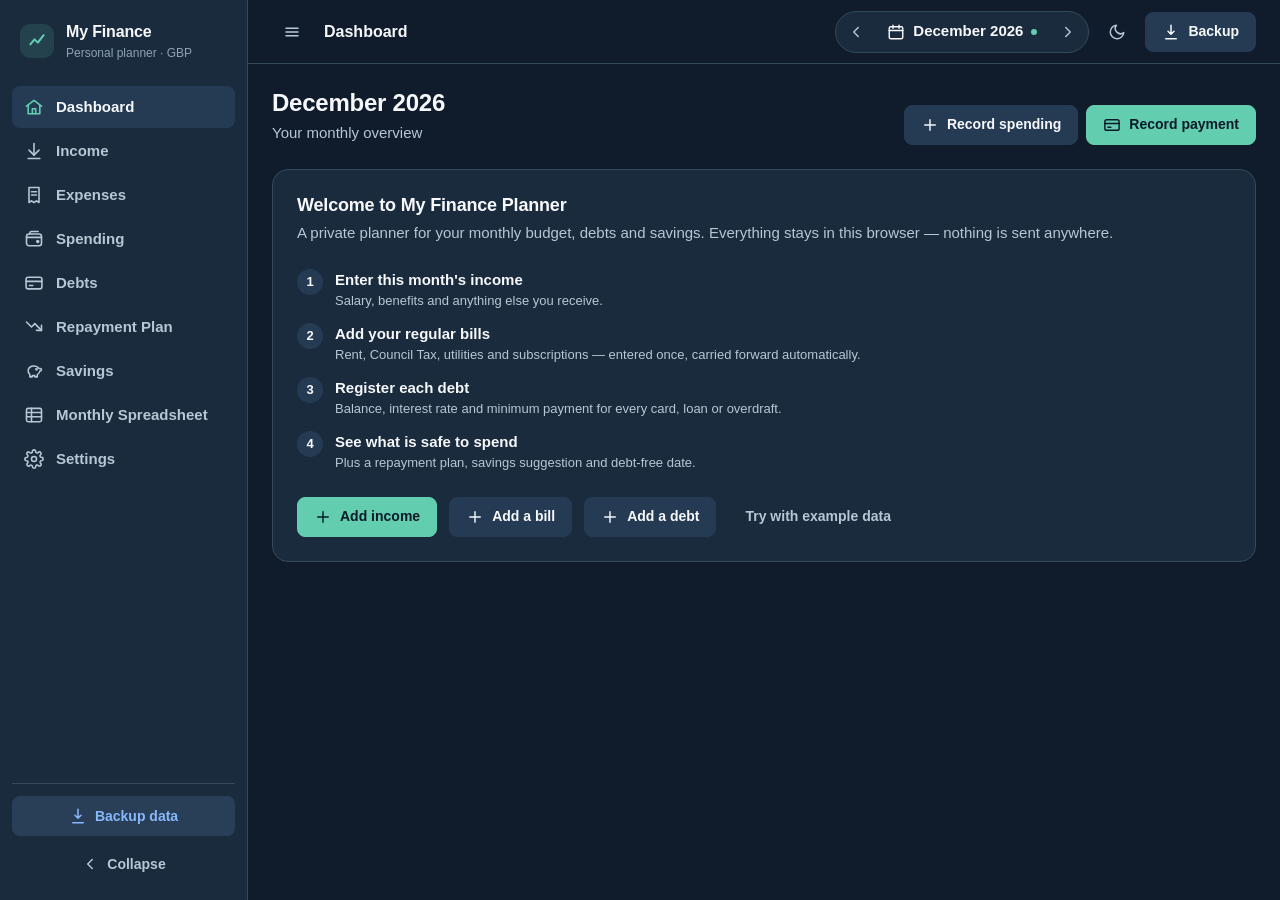
<file: index.html>
<!doctype html>
<html lang="en-GB" data-theme="dark">
<head>
  <meta charset="utf-8">
  <meta name="viewport" content="width=device-width, initial-scale=1, viewport-fit=cover">
  <meta name="description" content="My Finance Planner — a private, offline personal finance planner for monthly budgeting, debt repayment and savings. Your data stays in your browser.">
  <meta name="color-scheme" content="dark light">
  <meta name="theme-color" content="#101C2B">
  <meta http-equiv="Content-Security-Policy" content="default-src 'self'; script-src 'self' 'unsafe-inline'; style-src 'self' 'unsafe-inline'; img-src 'self' data:; connect-src 'none'; font-src 'self'; object-src 'none'; base-uri 'none'; form-action 'none'">
  <meta name="referrer" content="no-referrer">
  <title>My Finance Planner</title>
  <link rel="icon" href="data:image/svg+xml,%3Csvg xmlns='http://www.w3.org/2000/svg' viewBox='0 0 32 32'%3E%3Crect width='32' height='32' rx='8' fill='%23101C2B'/%3E%3Cpath d='M8 21l5-6 4 4 7-9' stroke='%2363CDB0' stroke-width='2.6' fill='none' stroke-linecap='round' stroke-linejoin='round'/%3E%3C/svg%3E">
  <link rel="stylesheet" href="style.css">
  <script>
    // Apply the saved theme before first paint (dark is the default).
    try { if (localStorage.getItem('myFinancePlanner.theme') === 'light') document.documentElement.setAttribute('data-theme', 'light'); } catch (e) {}
  </script>
</head>
<body>
  <a class="skip-link" href="#main">Skip to content</a>
  <noscript>
    <p style="padding:24px">My Finance Planner needs JavaScript enabled. It runs entirely in your browser and sends no data anywhere.</p>
  </noscript>

  <div class="app" id="app">
    <aside class="sidebar" id="sidebar" aria-label="Main navigation">
      <div class="brand">
        <div class="brand__mark" aria-hidden="true">
          <svg width="20" height="20" viewBox="0 0 24 24" fill="none" stroke="currentColor" stroke-width="2.4" stroke-linecap="round" stroke-linejoin="round"><path d="M4 16l5-6 4 4 7-9"/></svg>
        </div>
        <div class="brand__text">
          <div class="brand__name">My Finance</div>
          <div class="brand__tag">Personal planner · GBP</div>
        </div>
      </div>
      <nav class="nav" id="nav"></nav>
      <div class="sidebar__footer">
        <button type="button" class="btn btn--backup btn--block" data-action="backup" title="Download a JSON backup of all your data">
          <svg viewBox="0 0 24 24" fill="none" stroke="currentColor" stroke-width="2" stroke-linecap="round" stroke-linejoin="round" aria-hidden="true"><path d="M12 3v12m0 0l-4-4m4 4l4-4M5 21h14"/></svg>
          <span class="label">Backup data</span>
        </button>
        <button type="button" class="btn btn--ghost btn--block sidebar__collapse" data-action="toggle-sidebar" aria-label="Collapse sidebar" aria-expanded="true">
          <svg viewBox="0 0 24 24" fill="none" stroke="currentColor" stroke-width="2" stroke-linecap="round" stroke-linejoin="round" aria-hidden="true"><path d="M15 18l-6-6 6-6"/></svg>
          <span class="label">Collapse</span>
        </button>
      </div>
    </aside>
    <div class="scrim" data-action="close-drawer" aria-hidden="true"></div>

    <div class="main-wrap">
      <header class="topbar">
        <button type="button" class="btn btn--ghost btn--icon topbar__menu" data-action="open-drawer" aria-label="Open menu" aria-controls="sidebar" aria-expanded="false">
          <svg viewBox="0 0 24 24" fill="none" stroke="currentColor" stroke-width="2" stroke-linecap="round" aria-hidden="true"><path d="M4 7h16M4 12h16M4 17h16"/></svg>
        </button>
        <div class="topbar__title" id="topbar-title">Dashboard</div>
        <div class="topbar__actions">
          <div class="month-picker" id="month-picker"></div>
          <button type="button" class="btn btn--ghost btn--icon theme-toggle" data-action="toggle-theme" aria-label="Switch to light mode">
            <svg class="icon-moon" viewBox="0 0 24 24" fill="none" stroke="currentColor" stroke-width="2" stroke-linecap="round" stroke-linejoin="round" aria-hidden="true"><path d="M21 12.8A9 9 0 1111.2 3a7 7 0 009.8 9.8z"/></svg>
            <svg class="icon-sun" viewBox="0 0 24 24" fill="none" stroke="currentColor" stroke-width="2" stroke-linecap="round" aria-hidden="true"><circle cx="12" cy="12" r="4"/><path d="M12 2v2M12 20v2M4.9 4.9l1.4 1.4M17.7 17.7l1.4 1.4M2 12h2M20 12h2M4.9 19.1l1.4-1.4M17.7 6.3l1.4-1.4"/></svg>
          </button>
          <button type="button" class="btn btn--secondary hide-mobile" data-action="backup">
            <svg viewBox="0 0 24 24" fill="none" stroke="currentColor" stroke-width="2" stroke-linecap="round" stroke-linejoin="round" aria-hidden="true"><path d="M12 3v12m0 0l-4-4m4 4l4-4M5 21h14"/></svg>
            Backup
          </button>
        </div>
      </header>

      <main id="main" tabindex="-1"></main>
    </div>

    <nav class="bottom-nav" id="bottom-nav" aria-label="Quick navigation"></nav>
  </div>

  <dialog class="dialog" id="modal" aria-labelledby="modal-title"></dialog>
  <div class="toasts" id="toasts" role="status" aria-live="polite"></div>
  <input type="file" id="import-file" accept="application/json,.json" hidden>

  <script src="js/engine.js"></script>
  <script src="js/store.js"></script>
  <script src="js/sample.js"></script>
  <script src="app.js"></script>
</body>
</html>
</file>
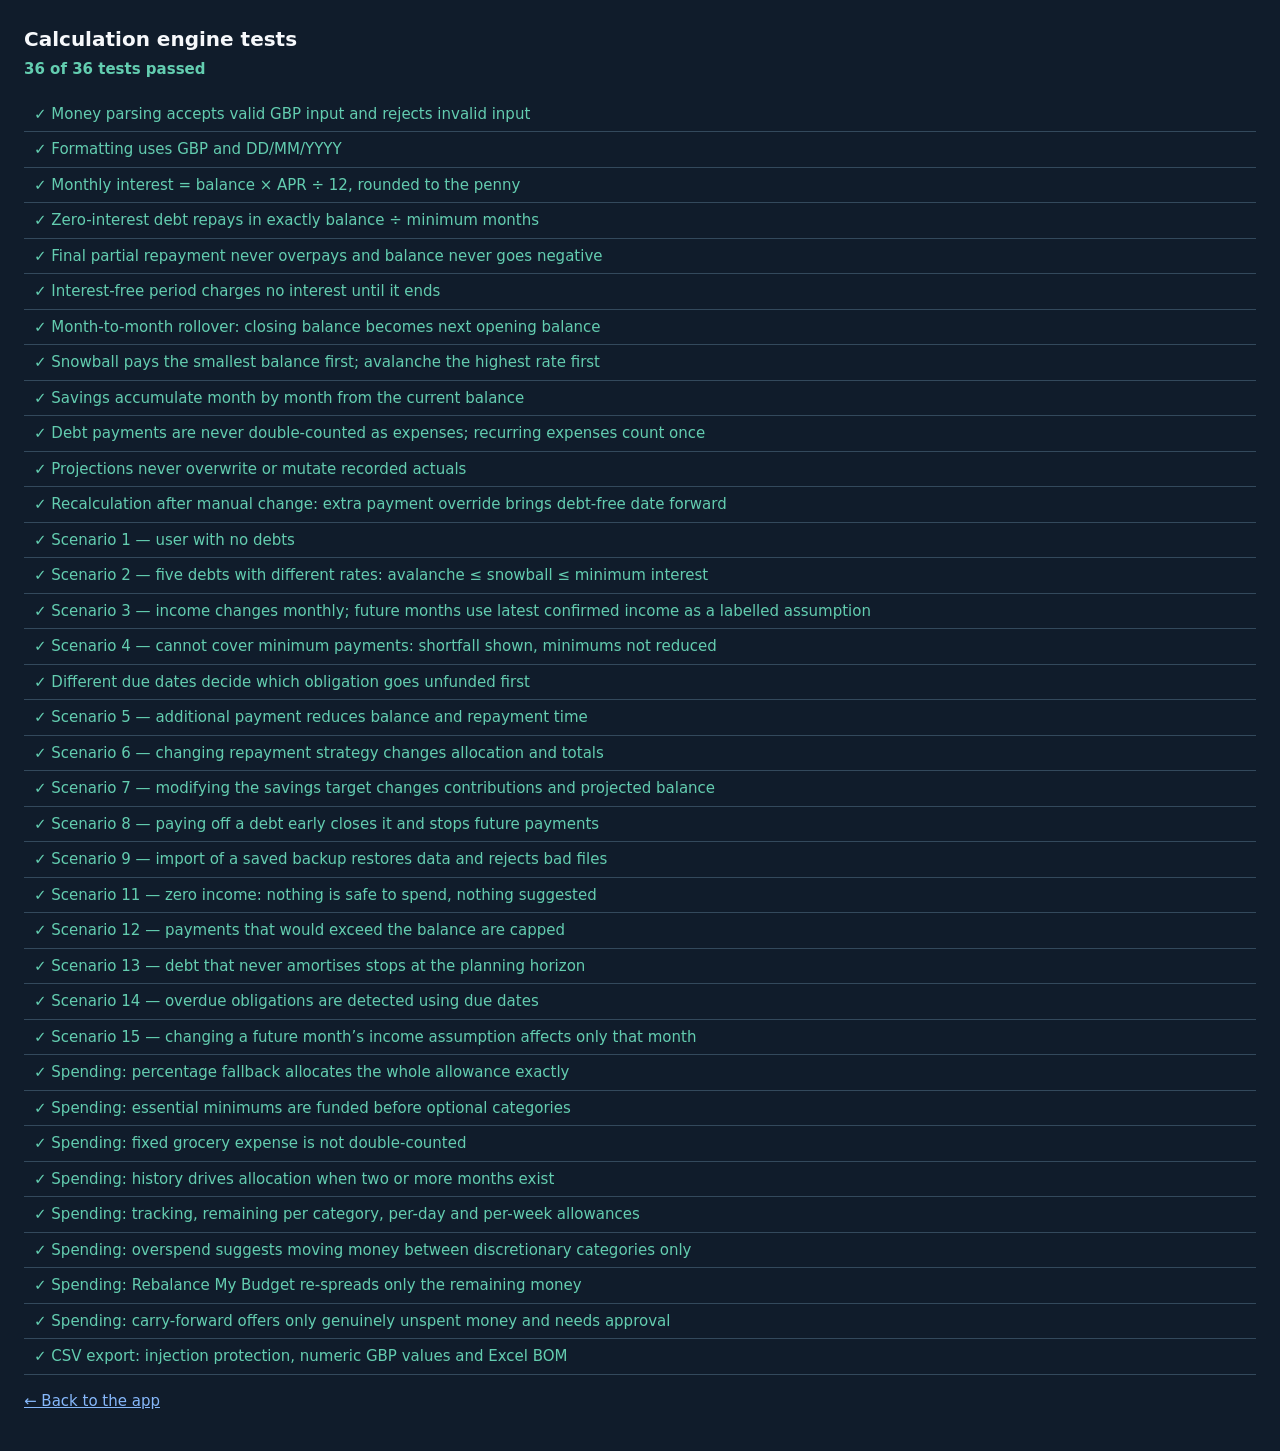
<file: tests/index.html>
<!doctype html>
<html lang="en-GB">
<head>
  <meta charset="utf-8">
  <meta name="viewport" content="width=device-width, initial-scale=1">
  <title>My Finance Planner — Engine tests</title>
  <style>
    body { font: 15px/1.5 Inter, system-ui, -apple-system, "Segoe UI", Roboto, sans-serif; background: #101C2B; color: #F6F8FB; margin: 0; padding: 24px; }
    h1 { font-size: 20px; margin: 0 0 4px; }
    #summary { font-weight: 600; margin: 0 0 16px; }
    .pass { color: #63CDB0; } .fail { color: #F28B91; }
    ul { list-style: none; padding: 0; margin: 0; }
    li { padding: 6px 10px; border-bottom: 1px solid #33495C; }
    a { color: #86B8FB; }
  </style>
</head>
<body>
  <h1>Calculation engine tests</h1>
  <p id="summary">Running…</p>
  <ul id="results"></ul>
  <p><a href="../index.html">← Back to the app</a></p>
  <script src="../js/engine.js"></script>
  <script src="../js/store.js"></script>
  <script src="engine.test.js"></script>
</body>
</html>
</file>
<file: style.css>
/* ==========================================================================
   My Finance Planner — design system
   Vanilla CSS. Every colour is a custom property. Dark is the default theme.
   ========================================================================== */

/* ---------- 1. Tokens ---------- */
:root,
:root[data-theme="dark"] {
  color-scheme: dark;
  --bg: #101C2B;
  --card: #1A2B3D;
  --elevated: #243B53;
  --text: #F6F8FB;
  --text-2: #B6C7D5;
  --text-3: #8DA2B5;
  --border: #33495C;
  --border-strong: #46617A;

  --positive: #63CDB0;
  --savings: #86B8FB;
  --debt: #F4BE78;
  --spend: #C6A8F5;
  --danger: #F28B91;
  --essential: #9FB3C6;

  --positive-soft: rgba(99, 205, 176, .14);
  --savings-soft: rgba(134, 184, 251, .14);
  --debt-soft: rgba(244, 190, 120, .14);
  --spend-soft: rgba(198, 168, 245, .14);
  --danger-soft: rgba(242, 139, 145, .14);
  --neutral-soft: rgba(182, 199, 213, .10);

  --primary: #63CDB0;
  --primary-hover: #7ED8BF;
  --on-primary: #0B1A26;
  --track: #2B4258;
  --focus: #86B8FB;
  --overlay: rgba(6, 12, 20, .62);
  --shadow: 0 1px 2px rgba(0, 0, 0, .25), 0 8px 24px rgba(0, 0, 0, .18);
}

:root[data-theme="light"] {
  color-scheme: light;
  --bg: #F5F7FA;
  --card: #FFFFFF;
  --elevated: #EEF2F6;
  --text: #172638;
  --text-2: #536578;
  --text-3: #6B7C8D;
  --border: #DFE6ED;
  --border-strong: #C5D1DC;

  /* Darker semantic variants for AA contrast on light surfaces */
  --positive: #0E7A60;
  --savings: #1F5FBF;
  --debt: #9A5A0B;
  --spend: #6E45BE;
  --danger: #B42332;
  --essential: #536578;

  --positive-soft: rgba(14, 122, 96, .10);
  --savings-soft: rgba(31, 95, 191, .09);
  --debt-soft: rgba(154, 90, 11, .10);
  --spend-soft: rgba(110, 69, 190, .09);
  --danger-soft: rgba(180, 35, 50, .08);
  --neutral-soft: rgba(83, 101, 120, .08);

  --primary: #0E7A60;
  --primary-hover: #0B6550;
  --on-primary: #FFFFFF;
  --track: #E3E9EF;
  --focus: #1F5FBF;
  --overlay: rgba(23, 38, 56, .42);
  --shadow: 0 1px 2px rgba(23, 38, 56, .06), 0 8px 24px rgba(23, 38, 56, .06);
}

:root {
  --font: Inter, "Inter var", -apple-system, BlinkMacSystemFont, "Segoe UI", Roboto, "Helvetica Neue", Arial, sans-serif;
  --radius-sm: 8px;
  --radius: 12px;
  --radius-lg: 16px;
  --space-1: 4px;
  --space-2: 8px;
  --space-3: 12px;
  --space-4: 16px;
  --space-5: 24px;
  --space-6: 32px;
  --space-7: 48px;
  --sidebar: 248px;
  --sidebar-collapsed: 76px;
  --topbar: 64px;
  --bottom-nav: 64px;
  --ease: cubic-bezier(.2, .7, .2, 1);
}

/* ---------- 2. Base ---------- */
*, *::before, *::after { box-sizing: border-box; }
html { -webkit-text-size-adjust: 100%; }
body {
  margin: 0;
  font-family: var(--font);
  font-size: 15px;
  line-height: 1.5;
  color: var(--text);
  background: var(--bg);
  font-feature-settings: "cv11", "ss01";
  -webkit-font-smoothing: antialiased;
}
h1, h2, h3, h4 { margin: 0; line-height: 1.25; font-weight: 650; letter-spacing: -.01em; }
h1 { font-size: 24px; }
h2 { font-size: 18px; }
h3 { font-size: 15px; }
p { margin: 0; }
a { color: var(--savings); text-underline-offset: 2px; }
button, input, select, textarea { font: inherit; color: inherit; }
img, svg { display: block; }
.num, .money, td, .metric__value { font-variant-numeric: tabular-nums; }
.muted { color: var(--text-2); }
.subtle { color: var(--text-3); font-size: 13px; }
.small { font-size: 13px; }
.nowrap { white-space: nowrap; }
svg.inline { display: inline-block; width: 14px; height: 14px; vertical-align: -2px; }
.sr-only {
  position: absolute !important; width: 1px; height: 1px; padding: 0; margin: -1px;
  overflow: hidden; clip: rect(0 0 0 0); white-space: nowrap; border: 0;
}
:focus-visible { outline: 2px solid var(--focus); outline-offset: 2px; border-radius: 6px; }
::selection { background: var(--savings-soft); }
.skip-link {
  position: absolute; left: var(--space-4); top: -60px; z-index: 200;
  background: var(--primary); color: var(--on-primary); padding: var(--space-2) var(--space-4);
  border-radius: var(--radius-sm); font-weight: 600; text-decoration: none;
}
.skip-link:focus { top: var(--space-3); }
[hidden] { display: none !important; }

/* ---------- 3. App shell ---------- */
.app { min-height: 100vh; }
.sidebar {
  position: fixed; inset: 0 auto 0 0; width: var(--sidebar); z-index: 40;
  display: flex; flex-direction: column; gap: var(--space-2);
  background: var(--card); border-right: 1px solid var(--border);
  padding: var(--space-4) var(--space-3);
  transition: width .2s var(--ease), transform .2s var(--ease);
}
.brand { display: flex; align-items: center; gap: var(--space-3); padding: var(--space-1) var(--space-2) var(--space-4); min-height: 44px; }
.brand__mark {
  flex: none; width: 34px; height: 34px; border-radius: 10px; display: grid; place-items: center;
  background: var(--positive-soft); color: var(--positive);
}
.brand__name { font-weight: 700; font-size: 16px; letter-spacing: -.01em; white-space: nowrap; }
.brand__tag { font-size: 12px; color: var(--text-3); white-space: nowrap; }
.nav { display: flex; flex-direction: column; gap: 2px; flex: 1; overflow-y: auto; }
.nav__link {
  display: flex; align-items: center; gap: var(--space-3); min-height: 42px;
  padding: 0 var(--space-3); border-radius: var(--radius-sm);
  color: var(--text-2); text-decoration: none; font-weight: 550; white-space: nowrap;
  transition: background .15s, color .15s;
}
.nav__link svg { flex: none; width: 20px; height: 20px; }
.nav__link:hover { background: var(--neutral-soft); color: var(--text); }
.nav__link[aria-current="page"] { background: var(--elevated); color: var(--text); }
.nav__link[aria-current="page"] svg { color: var(--positive); }
.sidebar__footer { display: flex; flex-direction: column; gap: var(--space-2); padding-top: var(--space-3); border-top: 1px solid var(--border); }
.sidebar__collapse { justify-content: flex-start; }

.app.is-collapsed .sidebar { width: var(--sidebar-collapsed); }
.app.is-collapsed .sidebar .label,
.app.is-collapsed .brand__text { display: none; }
.app.is-collapsed .nav__link, .app.is-collapsed .sidebar__footer .btn { justify-content: center; padding: 0; }
.app.is-collapsed .sidebar__collapse svg { transform: rotate(180deg); }

.main-wrap { margin-left: var(--sidebar); transition: margin-left .2s var(--ease); min-width: 0; }
.app.is-collapsed .main-wrap { margin-left: var(--sidebar-collapsed); }

.topbar {
  position: sticky; top: 0; z-index: 30; height: var(--topbar);
  display: flex; align-items: center; gap: var(--space-3);
  padding: 0 var(--space-5);
  background: var(--bg);
  border-bottom: 1px solid var(--border);
}
.topbar__title { font-weight: 650; font-size: 16px; flex: 1; min-width: 0; overflow: hidden; text-overflow: ellipsis; white-space: nowrap; }
.topbar__actions { display: flex; align-items: center; gap: var(--space-2); }
.topbar__menu { display: none; }

main { padding: var(--space-5); max-width: 1320px; margin: 0 auto; }
.page { display: flex; flex-direction: column; gap: var(--space-5); }
.page-head { display: flex; align-items: flex-end; justify-content: space-between; gap: var(--space-4); flex-wrap: wrap; }
.page-head h1:focus { outline: none; }
.page-head p { margin-top: var(--space-1); }
.page-actions { display: flex; gap: var(--space-2); flex-wrap: wrap; }

.bottom-nav { display: none; }
.scrim { display: none; }

/* ---------- 4. Monthly calendar selector ---------- */
.month-picker { position: relative; display: inline-flex; align-items: center; gap: 2px; background: var(--card); border: 1px solid var(--border); border-radius: 999px; padding: 3px; }
.month-picker__label {
  min-width: 148px; height: 34px; padding: 0 var(--space-3); border: 0; background: transparent;
  border-radius: 999px; font-weight: 600; cursor: pointer; display: inline-flex; align-items: center; justify-content: center; gap: var(--space-2);
}
.month-picker__label:hover, .month-picker__step:hover { background: var(--neutral-soft); }
.month-picker__step { width: 34px; height: 34px; border: 0; background: transparent; border-radius: 999px; display: grid; place-items: center; cursor: pointer; color: var(--text-2); }
.month-picker__dot { width: 6px; height: 6px; border-radius: 50%; background: var(--positive); }
.month-pop {
  position: absolute; top: calc(100% + 8px); right: 0; z-index: 60; width: 296px;
  background: var(--card); border: 1px solid var(--border); border-radius: var(--radius); box-shadow: var(--shadow);
  padding: var(--space-3);
}
.month-pop__head { display: flex; align-items: center; justify-content: space-between; margin-bottom: var(--space-2); }
.month-pop__grid { display: grid; grid-template-columns: repeat(3, 1fr); gap: var(--space-1); }
.month-pop__cell {
  height: 40px; border: 1px solid transparent; background: transparent; border-radius: var(--radius-sm); cursor: pointer; font-weight: 550; color: var(--text-2);
  position: relative;
}
.month-pop__cell:hover { background: var(--neutral-soft); color: var(--text); }
.month-pop__cell.is-current { border-color: var(--border-strong); color: var(--text); }
.month-pop__cell[aria-pressed="true"] { background: var(--primary); color: var(--on-primary); }
.month-pop__cell.has-data::after { content: ""; position: absolute; bottom: 6px; left: 50%; width: 4px; height: 4px; margin-left: -2px; border-radius: 50%; background: currentColor; opacity: .6; }
.month-pop__foot { display: flex; justify-content: space-between; margin-top: var(--space-3); }

/* ---------- 5. Buttons ---------- */
.btn {
  display: inline-flex; align-items: center; justify-content: center; gap: var(--space-2);
  min-height: 40px; padding: 0 var(--space-4); border-radius: var(--radius-sm);
  border: 1px solid var(--border); background: var(--card); color: var(--text);
  font-weight: 600; font-size: 14px; cursor: pointer; text-decoration: none; white-space: nowrap;
  transition: background .15s, border-color .15s, color .15s;
}
.btn svg { width: 18px; height: 18px; flex: none; }
.btn:hover { background: var(--elevated); }
.btn:disabled { opacity: .5; cursor: not-allowed; }
.btn--primary { background: var(--primary); border-color: var(--primary); color: var(--on-primary); }
.btn--primary:hover { background: var(--primary-hover); border-color: var(--primary-hover); }
.btn--secondary { background: var(--elevated); border-color: var(--elevated); }
.btn--secondary:hover { border-color: var(--border-strong); }
.btn--ghost { background: transparent; border-color: transparent; color: var(--text-2); }
.btn--ghost:hover { background: var(--neutral-soft); color: var(--text); }
.btn--danger { background: transparent; border-color: var(--danger); color: var(--danger); }
.btn--danger:hover { background: var(--danger-soft); }
.btn--danger-solid { background: var(--danger); border-color: var(--danger); color: var(--on-primary); }
.btn--sm { min-height: 32px; padding: 0 var(--space-3); font-size: 13px; }
.btn--icon { width: 40px; padding: 0; }
.btn--icon.btn--sm { width: 32px; }
.btn--block { width: 100%; }
.btn--backup { background: var(--savings-soft); border-color: transparent; color: var(--savings); }
.btn--backup:hover { background: var(--savings-soft); border-color: var(--savings); }
.link-btn { background: none; border: 0; padding: 0; color: var(--savings); font-weight: 600; cursor: pointer; text-decoration: underline; text-underline-offset: 2px; }

/* Dark/light mode toggle */
.theme-toggle { position: relative; }
.theme-toggle .icon-sun { display: none; }
:root[data-theme="light"] .theme-toggle .icon-sun { display: block; }
:root[data-theme="light"] .theme-toggle .icon-moon { display: none; }

/* ---------- 6. Cards & financial summary cards ---------- */
.card { background: var(--card); border: 1px solid var(--border); border-radius: var(--radius-lg); padding: var(--space-5); }
.card--flush { padding: 0; overflow: hidden; }
.card--elevated { background: var(--elevated); border-color: transparent; }
.card__head { display: flex; align-items: center; justify-content: space-between; gap: var(--space-3); margin-bottom: var(--space-4); flex-wrap: wrap; }
.card__head p { margin-top: 2px; }
.grid { display: grid; gap: var(--space-4); }
.grid--metrics { grid-template-columns: repeat(auto-fill, minmax(210px, 1fr)); }
.grid--2 { grid-template-columns: repeat(2, minmax(0, 1fr)); }
.grid--3 { grid-template-columns: repeat(3, minmax(0, 1fr)); }
.grid--cards { grid-template-columns: repeat(auto-fill, minmax(320px, 1fr)); }
.stack { display: flex; flex-direction: column; gap: var(--space-3); }
.stack--lg { gap: var(--space-5); }
.row { display: flex; align-items: center; gap: var(--space-3); flex-wrap: wrap; }
.row--between { justify-content: space-between; }
.spacer { flex: 1; }

.metric {
  background: var(--card); border: 1px solid var(--border); border-radius: var(--radius-lg);
  padding: var(--space-4) var(--space-5); display: flex; flex-direction: column; gap: var(--space-1); min-width: 0;
  position: relative;
}
.metric__label { display: flex; align-items: center; gap: var(--space-2); color: var(--text-2); font-size: 13px; font-weight: 550; }
.metric__label svg { width: 16px; height: 16px; }
.metric__value { font-size: 24px; font-weight: 680; letter-spacing: -.02em; line-height: 1.2; overflow-wrap: anywhere; }
.metric__sub { font-size: 13px; color: var(--text-3); }
.metric--positive .metric__label svg, .metric--positive .metric__value { color: var(--positive); }
.metric--debt .metric__label svg { color: var(--debt); }
.metric--savings .metric__label svg { color: var(--savings); }
.metric--spend .metric__label svg { color: var(--spend); }
.metric--danger .metric__value { color: var(--danger); }
.metric::before { content: ""; position: absolute; left: 0; top: 18px; bottom: 18px; width: 3px; border-radius: 0 3px 3px 0; background: transparent; }
.metric--positive::before { background: var(--positive); }
.metric--debt::before { background: var(--debt); }
.metric--savings::before { background: var(--savings); }
.metric--spend::before { background: var(--spend); }
.metric--danger::before { background: var(--danger); }

.hero {
  display: grid; grid-template-columns: minmax(0, 1.2fr) minmax(0, 1fr); gap: var(--space-5);
  background: var(--card); border: 1px solid var(--border); border-radius: var(--radius-lg); padding: var(--space-5) var(--space-6);
}
.hero__label { color: var(--text-2); font-weight: 550; display: flex; align-items: center; gap: var(--space-2); }
.hero__value { font-size: 44px; font-weight: 720; letter-spacing: -.03em; line-height: 1.1; margin: var(--space-2) 0; font-variant-numeric: tabular-nums; }
.hero__value--positive { color: var(--positive); }
.hero__value--zero { color: var(--text-2); }
.hero__side { display: grid; grid-template-columns: 1fr 1fr; gap: var(--space-3); align-content: center; }
.mini { background: var(--elevated); border-radius: var(--radius); padding: var(--space-3) var(--space-4); }
.mini__label { font-size: 12px; color: var(--text-2); font-weight: 550; }
.mini__value { font-size: 18px; font-weight: 650; font-variant-numeric: tabular-nums; }

/* ---------- 7. Badges & status (never colour alone: always icon + text) ---------- */
.badge {
  display: inline-flex; align-items: center; gap: 4px; padding: 2px 8px; border-radius: 999px;
  font-size: 12px; font-weight: 600; line-height: 18px; white-space: nowrap;
  background: var(--neutral-soft); color: var(--text-2);
}
.badge svg { width: 13px; height: 13px; }
.badge--positive { background: var(--positive-soft); color: var(--positive); }
.badge--savings { background: var(--savings-soft); color: var(--savings); }
.badge--debt { background: var(--debt-soft); color: var(--debt); }
.badge--spend { background: var(--spend-soft); color: var(--spend); }
.badge--danger { background: var(--danger-soft); color: var(--danger); }
.badge--outline { background: transparent; border: 1px dashed var(--border-strong); }
.dot { width: 10px; height: 10px; border-radius: 3px; flex: none; display: inline-block; }

/* ---------- 8. Warning messages ---------- */
.alert {
  display: flex; gap: var(--space-3); padding: var(--space-4); border-radius: var(--radius);
  border: 1px solid var(--border); background: var(--card); align-items: flex-start;
}
.alert > svg { flex: none; width: 20px; height: 20px; margin-top: 1px; }
.alert__body { flex: 1; min-width: 0; display: flex; flex-direction: column; gap: var(--space-2); }
.alert__title { font-weight: 650; }
.alert ul { margin: 0; padding-left: 18px; }
.alert--info { border-color: color-mix(in srgb, var(--savings) 40%, var(--border)); background: var(--savings-soft); }
.alert--info > svg { color: var(--savings); }
.alert--warning { border-color: color-mix(in srgb, var(--debt) 45%, var(--border)); background: var(--debt-soft); }
.alert--warning > svg { color: var(--debt); }
.alert--danger { border-color: color-mix(in srgb, var(--danger) 50%, var(--border)); background: var(--danger-soft); }
.alert--danger > svg { color: var(--danger); }
.alert--success { border-color: color-mix(in srgb, var(--positive) 40%, var(--border)); background: var(--positive-soft); }
.alert--success > svg { color: var(--positive); }

/* ---------- 9. Progress bars ---------- */
.progress { position: relative; height: 8px; border-radius: 999px; background: var(--track); overflow: hidden; }
.progress__bar { height: 100%; border-radius: inherit; background: var(--positive); transition: width .3s var(--ease); max-width: 100%; }
.progress--debt .progress__bar { background: var(--debt); }
.progress--savings .progress__bar { background: var(--savings); }
.progress--spend .progress__bar { background: var(--spend); }
.progress--over .progress__bar { background: var(--danger); background-image: repeating-linear-gradient(45deg, transparent 0 6px, rgba(255,255,255,.22) 6px 12px); }
.progress--lg { height: 12px; }
.progress__marker { position: absolute; top: -3px; bottom: -3px; width: 2px; background: var(--text-2); border-radius: 2px; }

/* Stacked allocation bar */
.stackbar { display: flex; height: 18px; border-radius: 999px; overflow: hidden; background: var(--track); gap: 2px; }
.stackbar__seg { height: 100%; min-width: 3px; }
.legend { display: grid; grid-template-columns: repeat(auto-fill, minmax(190px, 1fr)); gap: var(--space-2) var(--space-5); margin-top: var(--space-4); }
.legend__item { display: flex; align-items: center; gap: var(--space-2); font-size: 14px; }
.legend__item .money { margin-left: auto; font-weight: 600; }
.seg-essential { background: var(--essential); }
.seg-debt { background: var(--debt); }
.seg-savings { background: var(--savings); }
.seg-buffer { background: var(--border-strong); }
.seg-spend { background: var(--spend); }
.seg-shortfall { background: var(--danger); }

/* ---------- 10. Forms ---------- */
.form { display: flex; flex-direction: column; gap: var(--space-4); }
.form-grid { display: grid; grid-template-columns: repeat(2, minmax(0, 1fr)); gap: var(--space-4); }
.form-grid .span-2 { grid-column: 1 / -1; }
.field { display: flex; flex-direction: column; gap: 6px; min-width: 0; }
.field > label, .field__label { font-weight: 600; font-size: 13px; color: var(--text); }
.field__hint { font-size: 12px; color: var(--text-3); }
.field__error { font-size: 13px; color: var(--danger); font-weight: 600; display: flex; gap: 4px; align-items: center; }
.input, .select, .textarea {
  width: 100%; min-height: 42px; padding: 0 var(--space-3); border-radius: var(--radius-sm);
  border: 1px solid var(--border); background: var(--bg); color: var(--text);
  transition: border-color .15s, box-shadow .15s;
}
.textarea { padding: var(--space-2) var(--space-3); min-height: 84px; resize: vertical; }
.input:hover, .select:hover, .textarea:hover { border-color: var(--border-strong); }
.input:focus, .select:focus, .textarea:focus { outline: none; border-color: var(--focus); box-shadow: 0 0 0 3px var(--savings-soft); }
.input[aria-invalid="true"] { border-color: var(--danger); }
.input--money { position: relative; }
.money-input { position: relative; }
.money-input::before { content: "£"; position: absolute; left: 12px; top: 50%; transform: translateY(-50%); color: var(--text-3); pointer-events: none; }
.money-input .input { padding-left: 26px; font-variant-numeric: tabular-nums; }
.money-input--sm .input { min-height: 34px; }
.input--sm { min-height: 34px; }
.select { appearance: none; padding-right: 36px; background-image: linear-gradient(45deg, transparent 50%, var(--text-2) 50%), linear-gradient(135deg, var(--text-2) 50%, transparent 50%); background-position: calc(100% - 18px) 50%, calc(100% - 13px) 50%; background-size: 5px 5px; background-repeat: no-repeat; }
.check { display: flex; align-items: flex-start; gap: var(--space-2); cursor: pointer; font-size: 14px; }
.check input { width: 18px; height: 18px; margin: 2px 0 0; accent-color: var(--primary); flex: none; }
.form-actions { display: flex; justify-content: flex-end; gap: var(--space-2); flex-wrap: wrap; }
fieldset { border: 0; padding: 0; margin: 0; min-width: 0; }
legend { padding: 0; font-weight: 600; font-size: 13px; margin-bottom: 6px; }

.segmented { display: inline-flex; background: var(--bg); border: 1px solid var(--border); border-radius: var(--radius-sm); padding: 3px; gap: 2px; flex-wrap: wrap; }
.segmented label { position: relative; }
.segmented input { position: absolute; opacity: 0; inset: 0; cursor: pointer; }
.segmented span { display: inline-flex; align-items: center; min-height: 32px; padding: 0 var(--space-3); border-radius: 6px; font-weight: 600; font-size: 13px; color: var(--text-2); }
.segmented input:checked + span { background: var(--elevated); color: var(--text); }
.segmented input:focus-visible + span { outline: 2px solid var(--focus); }

/* Choice cards (strategy / approach) */
.choices { display: grid; grid-template-columns: repeat(auto-fill, minmax(220px, 1fr)); gap: var(--space-3); }
.choice { position: relative; display: block; cursor: pointer; }
.choice input { position: absolute; opacity: 0; width: 1px; height: 1px; }
.choice__box { height: 100%; border: 1px solid var(--border); border-radius: var(--radius); padding: var(--space-4); background: var(--card); display: flex; flex-direction: column; gap: var(--space-1); transition: border-color .15s, background .15s; }
.choice__title { font-weight: 650; display: flex; align-items: center; justify-content: space-between; gap: var(--space-2); }
.choice__check { width: 20px; height: 20px; border-radius: 50%; border: 2px solid var(--border-strong); display: grid; place-items: center; flex: none; }
.choice input:checked + .choice__box { border-color: var(--primary); background: var(--positive-soft); }
.choice input:checked + .choice__box .choice__check { border-color: var(--primary); background: var(--primary); color: var(--on-primary); }
.choice input:focus-visible + .choice__box { outline: 2px solid var(--focus); outline-offset: 2px; }
.choice__check svg { width: 12px; height: 12px; }

/* ---------- 11. Category allocation sliders ---------- */
.alloc { display: flex; flex-direction: column; gap: var(--space-2); padding: var(--space-4) var(--space-5); border-top: 1px solid var(--border); }
.alloc:first-child { border-top: 0; }
.alloc__head { display: flex; align-items: center; gap: var(--space-3); flex-wrap: wrap; }
.alloc__name { font-weight: 650; display: flex; align-items: center; gap: var(--space-2); }
.alloc__controls { display: grid; grid-template-columns: minmax(0, 1fr) 132px; gap: var(--space-3); align-items: center; }
.alloc__stats { display: grid; grid-template-columns: repeat(4, minmax(0, 1fr)); gap: var(--space-2); font-size: 13px; }
.alloc__stats dt { color: var(--text-3); font-size: 12px; }
.alloc__stats dd { margin: 0; font-weight: 600; font-variant-numeric: tabular-nums; }
.slider { -webkit-appearance: none; appearance: none; width: 100%; height: 28px; background: transparent; cursor: pointer; }
.slider::-webkit-slider-runnable-track { height: 6px; border-radius: 999px; background: linear-gradient(to right, var(--spend) var(--fill, 0%), var(--track) var(--fill, 0%)); }
.slider::-moz-range-track { height: 6px; border-radius: 999px; background: var(--track); }
.slider::-moz-range-progress { height: 6px; border-radius: 999px; background: var(--spend); }
.slider::-webkit-slider-thumb { -webkit-appearance: none; width: 20px; height: 20px; margin-top: -7px; border-radius: 50%; background: var(--card); border: 2px solid var(--spend); box-shadow: 0 1px 3px rgba(0,0,0,.3); }
.slider::-moz-range-thumb { width: 18px; height: 18px; border-radius: 50%; background: var(--card); border: 2px solid var(--spend); }
.slider:focus-visible { outline: none; }
.slider:focus-visible::-webkit-slider-thumb { box-shadow: 0 0 0 4px var(--savings-soft); border-color: var(--focus); }
.slider:focus-visible::-moz-range-thumb { box-shadow: 0 0 0 4px var(--savings-soft); border-color: var(--focus); }

/* ---------- 12. Financial tables ---------- */
.table-wrap { overflow-x: auto; -webkit-overflow-scrolling: touch; border-radius: inherit; }
.table { width: 100%; border-collapse: separate; border-spacing: 0; font-size: 14px; }
.table th, .table td { padding: var(--space-3) var(--space-4); text-align: left; border-bottom: 1px solid var(--border); vertical-align: middle; }
.table th { font-size: 12px; font-weight: 650; color: var(--text-2); text-transform: none; background: var(--card); white-space: nowrap; position: sticky; top: 0; z-index: 1; }
.table td.num, .table th.num { text-align: right; white-space: nowrap; }
.table tbody tr:hover td { background: var(--neutral-soft); }
.table tfoot td { font-weight: 700; border-bottom: 0; }
.table .actions { text-align: right; white-space: nowrap; }
.table--compact th, .table--compact td { padding: var(--space-2) var(--space-3); }
.table--sheet th:first-child, .table--sheet td:first-child { position: sticky; left: 0; z-index: 2; background: var(--card); box-shadow: 1px 0 0 var(--border); }
.table--sheet thead th:first-child { z-index: 3; }
.table--sheet tbody tr:hover td:first-child { background: var(--elevated); }
.table--sheet tr.is-current td { background: var(--positive-soft); }
.table--sheet tr.is-current td:first-child { background: color-mix(in srgb, var(--card) 86%, var(--positive)); }
.table--sheet tr.is-actual td { color: var(--text); }
.table--sheet tr.is-forecast td { color: var(--text-2); }
.table--sheet .assumed { font-style: italic; }
.table--sheet .detail-row td { background: var(--bg); padding: var(--space-4); white-space: normal; }
.table--sheet .detail-row:hover td { background: var(--bg); }
.sheet-wrap { max-height: 70vh; }
.row-toggle { display: inline-flex; align-items: center; gap: var(--space-2); border: 0; background: none; padding: 0; cursor: pointer; font-weight: 650; white-space: nowrap; color: var(--text); }
.row-toggle svg { width: 16px; height: 16px; transition: transform .15s; color: var(--text-3); }
.row-toggle[aria-expanded="true"] svg { transform: rotate(90deg); }
.cell-stack { display: flex; flex-direction: column; gap: 2px; }

/* ---------- 13. Debt cards ---------- */
.debt-card { background: var(--card); border: 1px solid var(--border); border-radius: var(--radius-lg); padding: var(--space-5); display: flex; flex-direction: column; gap: var(--space-4); }
.debt-card__head { display: flex; justify-content: space-between; gap: var(--space-3); align-items: flex-start; }
.debt-card__name { font-weight: 650; font-size: 16px; overflow-wrap: anywhere; }
.debt-card__balance { font-size: 28px; font-weight: 700; letter-spacing: -.02em; font-variant-numeric: tabular-nums; }
.debt-card__facts { display: grid; grid-template-columns: repeat(2, minmax(0, 1fr)); gap: var(--space-3) var(--space-4); margin: 0; }
.debt-card__facts dt { font-size: 12px; color: var(--text-3); }
.debt-card__facts dd { margin: 0; font-weight: 600; font-variant-numeric: tabular-nums; }
.debt-card__actions { display: flex; gap: var(--space-2); flex-wrap: wrap; border-top: 1px solid var(--border); padding-top: var(--space-4); }
.debt-card__tools { display: inline-flex; margin-left: auto; }
.debt-card--archived { opacity: .75; }

/* ---------- 14. Lists ---------- */
.list { list-style: none; margin: 0; padding: 0; }
.list__item { display: flex; align-items: center; gap: var(--space-3); padding: var(--space-3) 0; border-bottom: 1px solid var(--border); }
.list__item:last-child { border-bottom: 0; }
.list__main { flex: 1; min-width: 0; }
.list__title { font-weight: 600; overflow-wrap: anywhere; }
.list__meta { font-size: 13px; color: var(--text-3); display: flex; gap: var(--space-2); flex-wrap: wrap; align-items: center; }
.list__amount { font-weight: 650; font-variant-numeric: tabular-nums; white-space: nowrap; text-align: right; }

.calc { display: grid; grid-template-columns: 1fr auto; gap: 6px var(--space-4); font-variant-numeric: tabular-nums; }
.calc dt { color: var(--text-2); }
.calc dd { margin: 0; text-align: right; font-weight: 600; }
.calc .total { border-top: 1px solid var(--border); padding-top: 8px; font-weight: 700; color: var(--text); }

details.disclosure > summary { cursor: pointer; font-weight: 600; list-style: none; display: flex; align-items: center; gap: var(--space-2); }
details.disclosure > summary::-webkit-details-marker { display: none; }
details.disclosure > summary svg { width: 16px; height: 16px; transition: transform .15s; color: var(--text-3); }
details.disclosure[open] > summary svg { transform: rotate(90deg); }
details.disclosure > .disclosure__body { margin-top: var(--space-4); }

/* Empty states */
.empty { text-align: center; padding: var(--space-7) var(--space-5); display: flex; flex-direction: column; align-items: center; gap: var(--space-3); }
.empty__icon { width: 48px; height: 48px; border-radius: 14px; display: grid; place-items: center; background: var(--elevated); color: var(--text-2); }
.empty__icon svg { width: 24px; height: 24px; }
.empty p { max-width: 460px; color: var(--text-2); }

.steps { counter-reset: step; list-style: none; padding: 0; margin: 0; display: grid; gap: var(--space-3); }
.steps li { counter-increment: step; display: flex; gap: var(--space-3); align-items: flex-start; }
.steps li::before { content: counter(step); flex: none; width: 26px; height: 26px; border-radius: 50%; display: grid; place-items: center; background: var(--elevated); font-size: 13px; font-weight: 700; }

/* Chart */
.chart { width: 100%; overflow: hidden; }
.chart svg { width: 100%; height: auto; }
.chart text { fill: var(--text-3); font-size: 11px; font-family: var(--font); font-variant-numeric: tabular-nums; }
.chart .gridline { stroke: var(--border); stroke-width: 1; }
.chart .line-debt { stroke: var(--debt); stroke-width: 2.5; fill: none; }
.chart .area-debt { fill: var(--debt-soft); }
.chart .line-savings { stroke: var(--savings); stroke-width: 2; fill: none; stroke-dasharray: 5 4; }
.chart .marker { stroke: var(--positive); stroke-width: 1.5; stroke-dasharray: 3 3; }
.chart .marker-label { fill: var(--positive); font-weight: 600; }
.chart .today { stroke: var(--text-3); stroke-width: 1; }

/* ---------- 15. Confirmation dialogs ---------- */
dialog.dialog {
  width: min(560px, calc(100vw - 32px)); max-height: calc(100vh - 48px); padding: 0;
  border: 1px solid var(--border); border-radius: var(--radius-lg); background: var(--card); color: var(--text);
  box-shadow: var(--shadow);
}
dialog.dialog--wide { width: min(780px, calc(100vw - 32px)); }
dialog.dialog::backdrop { background: var(--overlay); }
dialog.dialog[open] { animation: dialog-in .16s var(--ease); }
@keyframes dialog-in { from { opacity: 0; transform: translateY(6px); } to { opacity: 1; transform: none; } }
.dialog__inner { display: flex; flex-direction: column; max-height: calc(100vh - 48px); }
.dialog__head { display: flex; align-items: center; justify-content: space-between; gap: var(--space-3); padding: var(--space-4) var(--space-5); border-bottom: 1px solid var(--border); }
.dialog__body { padding: var(--space-5); overflow-y: auto; display: flex; flex-direction: column; gap: var(--space-4); }
.dialog__foot { padding: var(--space-4) var(--space-5); border-top: 1px solid var(--border); display: flex; justify-content: flex-end; gap: var(--space-2); flex-wrap: wrap; }

/* Toasts */
.toasts { position: fixed; right: var(--space-5); bottom: var(--space-5); z-index: 100; display: flex; flex-direction: column; gap: var(--space-2); max-width: min(420px, calc(100vw - 32px)); }
.toast { display: flex; gap: var(--space-3); align-items: flex-start; background: var(--elevated); color: var(--text); border: 1px solid var(--border); border-radius: var(--radius); padding: var(--space-3) var(--space-4); box-shadow: var(--shadow); font-size: 14px; animation: dialog-in .16s var(--ease); }
.toast svg { width: 18px; height: 18px; flex: none; margin-top: 1px; }
.toast--success svg { color: var(--positive); }
.toast--warning svg { color: var(--debt); }
.toast--danger svg { color: var(--danger); }
.toast__close { margin-left: auto; }

/* Utility tones */
.t-positive { color: var(--positive); }
.t-debt { color: var(--debt); }
.t-savings { color: var(--savings); }
.t-spend { color: var(--spend); }
.t-danger { color: var(--danger); }
.t-strong { font-weight: 700; }

/* ---------- 16. Responsive ---------- */
@media (max-width: 1100px) {
  .hero { grid-template-columns: 1fr; }
  .grid--3 { grid-template-columns: repeat(2, minmax(0, 1fr)); }
}
@media (max-width: 900px) {
  :root { --topbar: 56px; }
  body { font-size: 15px; }
  .sidebar { transform: translateX(-100%); width: min(300px, 86vw) !important; box-shadow: var(--shadow); z-index: 80; }
  .app.is-drawer-open .sidebar { transform: none; }
  .app .sidebar .label, .app .brand__text { display: initial !important; }
  .app .nav__link, .app .sidebar__footer .btn { justify-content: flex-start !important; padding: 0 var(--space-3) !important; }
  .sidebar__collapse { display: none !important; }
  .scrim { position: fixed; inset: 0; background: var(--overlay); z-index: 70; }
  .app.is-drawer-open .scrim { display: block; }
  .main-wrap, .app.is-collapsed .main-wrap { margin-left: 0; }
  .topbar { padding: 0 var(--space-3); gap: var(--space-2); }
  .topbar__menu { display: inline-flex; }
  .topbar__title { display: none; }
  .topbar .month-picker { flex: 1; justify-content: space-between; }
  .topbar .month-picker__label { min-width: 0; flex: 1; padding: 0 var(--space-2); }
  .topbar .hide-mobile { display: none; }
  .month-pop { right: auto; left: 50%; transform: translateX(-50%); }
  main { padding: var(--space-4) var(--space-4) calc(var(--bottom-nav) + var(--space-6) + env(safe-area-inset-bottom)); }
  .page { gap: var(--space-4); }
  h1 { font-size: 21px; }
  .card { padding: var(--space-4); border-radius: var(--radius); }
  .metric { padding: var(--space-3) var(--space-4); border-radius: var(--radius); }
  .metric__value { font-size: 21px; }
  .hero { padding: var(--space-4); border-radius: var(--radius); gap: var(--space-4); }
  .hero__value { font-size: 36px; }
  .grid--2, .grid--3, .form-grid { grid-template-columns: 1fr; }
  .grid--metrics { grid-template-columns: repeat(2, minmax(0, 1fr)); gap: var(--space-3); }
  .grid--cards { grid-template-columns: 1fr; }
  .debt-card { padding: var(--space-4); border-radius: var(--radius); }
  .alloc { padding: var(--space-4); }
  .alloc__controls { grid-template-columns: minmax(0, 1fr) 112px; }
  .alloc__stats { grid-template-columns: repeat(2, minmax(0, 1fr)); }
  .btn { min-height: 44px; }
  .btn--sm { min-height: 36px; }
  .btn--icon { width: 44px; }
  .btn--icon.btn--sm { width: 36px; }
  .page-actions { width: 100%; }
  .page-actions .btn { flex: 1; }
  .toasts { left: var(--space-3); right: var(--space-3); bottom: calc(var(--bottom-nav) + var(--space-3) + env(safe-area-inset-bottom)); max-width: none; }

  .bottom-nav {
    display: grid; grid-template-columns: repeat(5, 1fr); position: fixed; left: 0; right: 0; bottom: 0; z-index: 50;
    height: calc(var(--bottom-nav) + env(safe-area-inset-bottom)); padding-bottom: env(safe-area-inset-bottom);
    background: var(--card); border-top: 1px solid var(--border);
  }
  .bottom-nav a, .bottom-nav button {
    display: flex; flex-direction: column; align-items: center; justify-content: center; gap: 2px;
    color: var(--text-3); text-decoration: none; font-size: 11px; font-weight: 600; border: 0; background: none; cursor: pointer; min-height: 48px;
  }
  .bottom-nav svg { width: 22px; height: 22px; }
  .bottom-nav [aria-current="page"] { color: var(--positive); }

  /* Responsive tables → cards */
  .table--stack thead { display: none; }
  .table--stack, .table--stack tbody, .table--stack tr, .table--stack td { display: block; width: 100%; }
  .table--stack tr { border-bottom: 1px solid var(--border); padding: var(--space-3) var(--space-4); }
  .table--stack td { border: 0; padding: 3px 0; display: flex; justify-content: space-between; gap: var(--space-3); text-align: right; }
  .table--stack td::before { content: attr(data-label); color: var(--text-3); font-size: 13px; text-align: left; font-weight: 550; }
  .table--stack td.primary { font-weight: 650; text-align: left; justify-content: flex-start; }
  .table--stack td.primary::before { display: none; }
  .table--stack td.actions { justify-content: flex-end; padding-top: var(--space-2); }
  .table--stack td.actions::before { display: none; }
  .table--stack tfoot { display: block; }
  .table--stack tfoot tr { display: flex; justify-content: space-between; }
  .table--stack tfoot td { width: auto; }
  dialog.dialog { width: 100vw; max-width: 100vw; max-height: 92vh; margin: auto 0 0; border-radius: var(--radius-lg) var(--radius-lg) 0 0; }
  .dialog__inner { max-height: 92vh; }
  .dialog__foot .btn { flex: 1; }
}
@media (max-width: 380px) {
  .grid--metrics { grid-template-columns: 1fr; }
  .hero__side { grid-template-columns: 1fr 1fr; }
}
@media (prefers-reduced-motion: reduce) {
  *, *::before, *::after { transition: none !important; animation: none !important; }
}
@media print {
  .sidebar, .topbar, .bottom-nav, .toasts, .page-actions { display: none !important; }
  .main-wrap { margin: 0 !important; }
  body { background: #fff; color: #000; }
}
</file>
